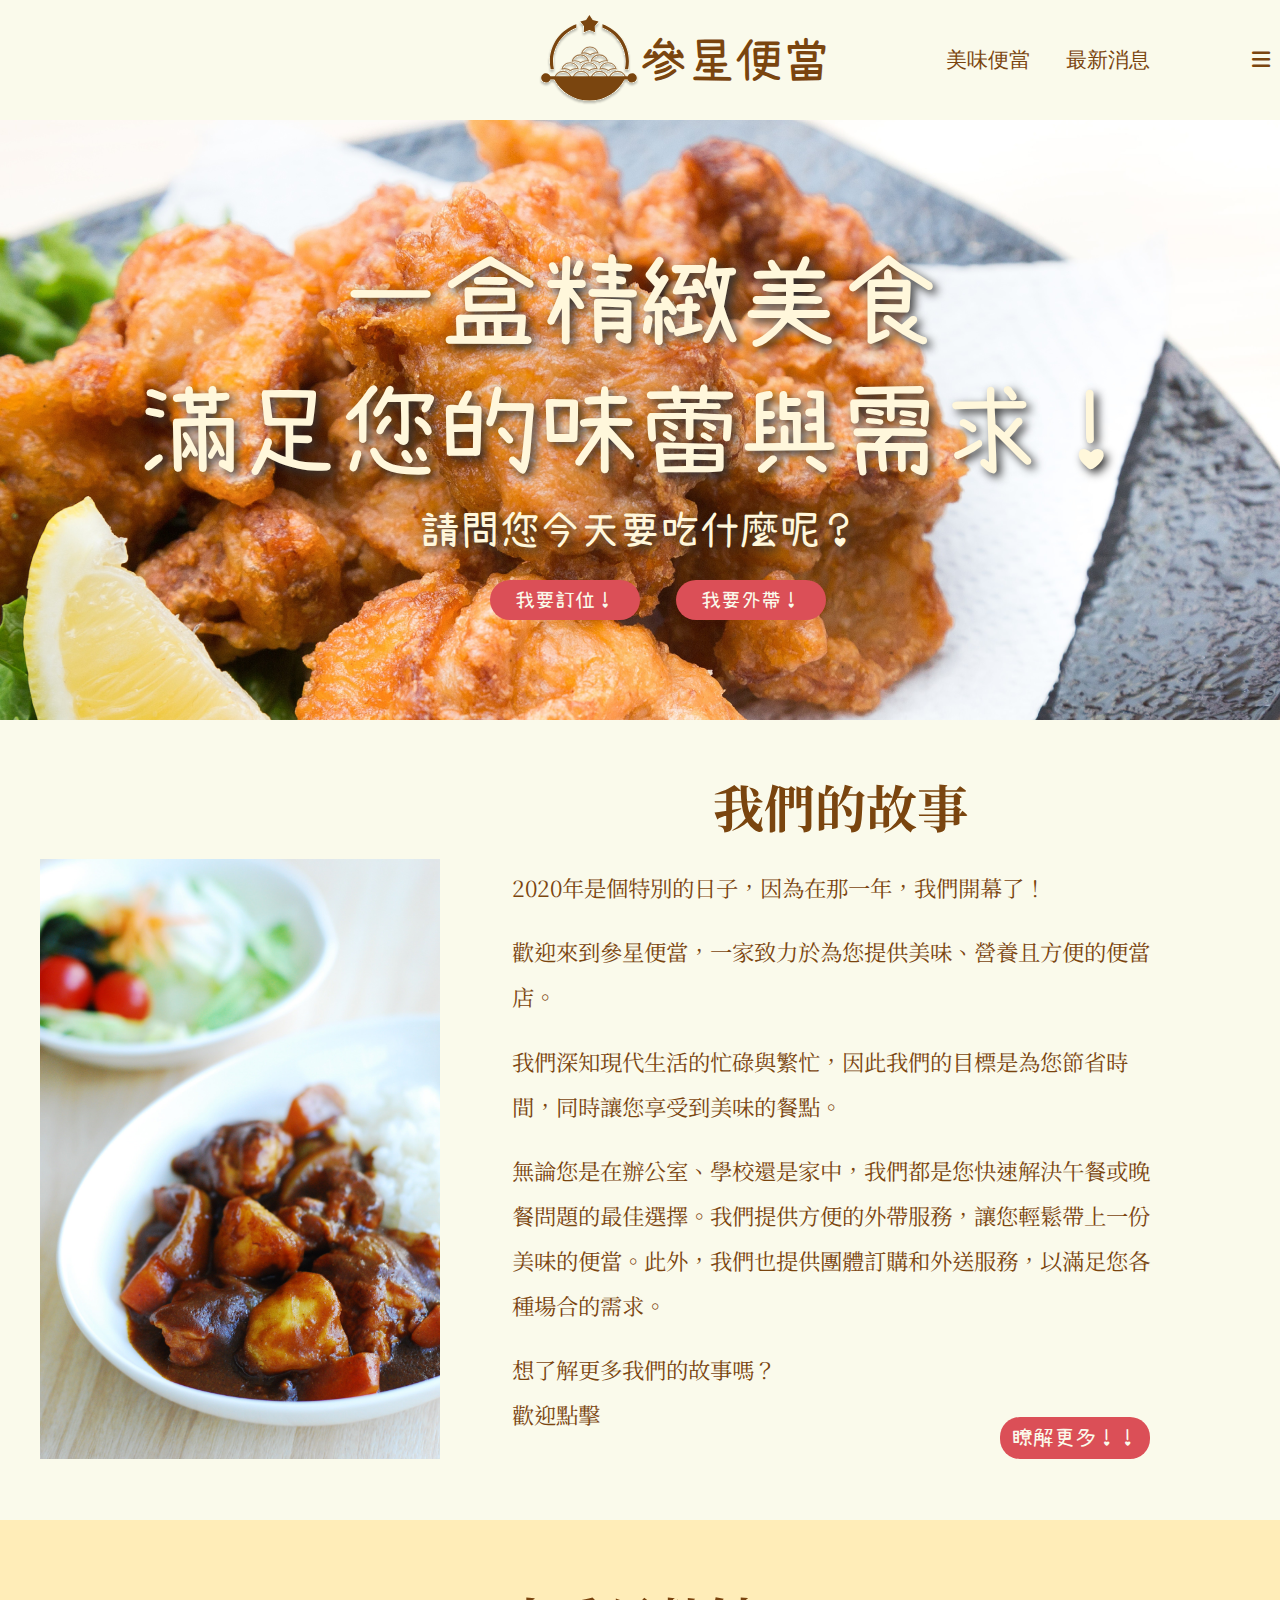
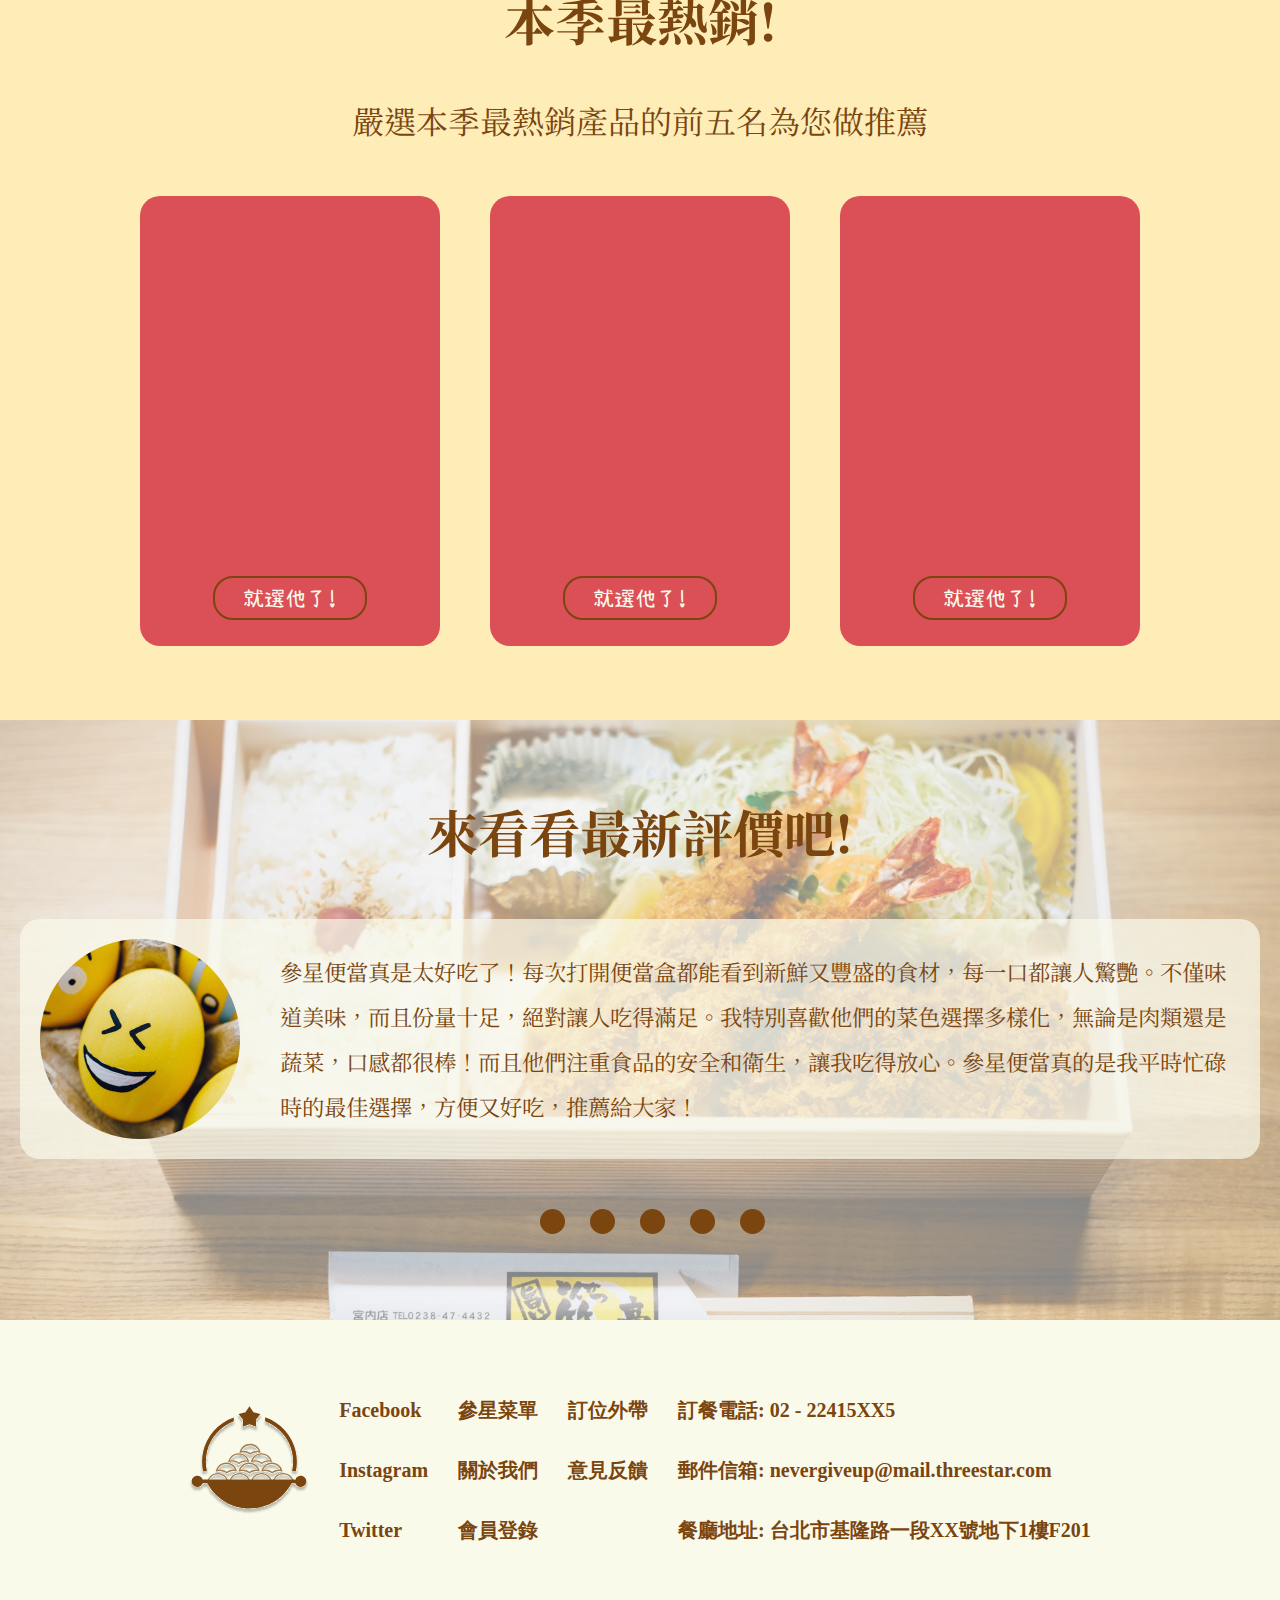
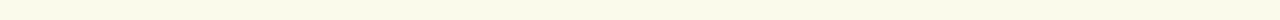
<file: index.html>
<!DOCTYPE html>
<html lang="en">
<head>
    <meta charset="UTF-8">
    <meta http-equiv="X-UA-Compatible" content="IE=edge">
    <meta name="viewport" content="width=device-width, initial-scale=1.0">
    <title>參星便當!</title>
    <link rel="stylesheet" href="./css/style.css">
    <link rel="stylesheet" href="./css/indexrwd.css">
    <link rel="preconnect" href="https://fonts.googleapis.com">
    <link rel="preconnect" href="https://fonts.gstatic.com" crossorigin>
    <link href="https://fonts.googleapis.com/css2?family=Noto+Serif+TC:wght@200;700&display=swap" rel="stylesheet">
    <link rel="stylesheet" href="https://cdnjs.cloudflare.com/ajax/libs/font-awesome/6.4.0/css/all.min.css">
</head>
<body>
    <div class="wrapper">
        <div class="topbar">
            <div class="topbarcontent">
                <div class="topleftitem">
                    <img src="./img/Logo.svg" alt="" class="logo">
                    <p class="storename">參星便當</p>
                </div>
                <div class="toprightitem">
                    <ul>
                        <li><a href="./nav_menu.html">美味便當</a></li>
                        <li><a href="./nav_contactus.html">最新消息</a></li>
                        <li><a href="#"><i class="fa-solid fa-bars"></i></a></li>
                    </ul>
                </div>
            </div>
        </div>
        <header>
            <div class="headtxt">
                <h1 class="headline">
                    一盒精緻美食
                </h1>
                <h1 class="headline">
                    滿足您的味蕾與需求！
                </h1>
                <h2 class="headh2">
                    請問您今天要吃什麼呢？
                </h2>
                <ul class="headbtn">
                    <li><a href="#">我要訂位！</a></li>
                    <li><a href="#">我要外帶！</a></li>
                </ul>
            </div>
        </header>
        <main>
            <div class="content1">
                <img src="./img/content1img.jpg" alt="">
                <section>
                    <h3>
                        我們的故事
                    </h3>
                    <p>
                        2020年是個特別的日子，因為在那一年，我們開幕了！
                    </p>
                    <p>
                        歡迎來到參星便當，一家致力於為您提供美味、營養且方便的便當店。
                    </p>
                    <p>
                        我們深知現代生活的忙碌與繁忙，因此我們的目標是為您節省時間，同時讓您享受到美味的餐點。
                    </p>
                    <p>
                        無論您是在辦公室、學校還是家中，我們都是您快速解決午餐或晚餐問題的最佳選擇。我們提供方便的外帶服務，讓您輕鬆帶上一份美味的便當。此外，我們也提供團體訂購和外送服務，以滿足您各種場合的需求。
                    </p>
                    <p>
                        想了解更多我們的故事嗎？</br>歡迎點擊
                    </p>
                    <a href="./nav_aboutus.html">瞭解更多！！</a>
                </section>
            </div>
        </main>
        <section class="slideshow">
            <div class="slideshowcontent">
                <h3>
                    本季最熱銷!
                </h3>
                <h4>
                    嚴選本季最熱銷產品的前五名為您做推薦
                </h4>
                <ul>
                    <li><a href="#">就選他了!</a></li>
                    <li><a href="#">就選他了!</a></li>
                    <li><a href="#">就選他了!</a></li>
                </ul>
            </div>
        </section>
        <section class="evaluate">
            <div class="evaluatecontent">
                <h3>
                    來看看最新評價吧!
                </h3>
                <div class="evaluatetxt">
                    <img src="./img/avatar01.png" alt="" class="">
                    <p>
                        參星便當真是太好吃了！每次打開便當盒都能看到新鮮又豐盛的食材，每一口都讓人驚艷。不僅味道美味，而且份量十足，絕對讓人吃得滿足。我特別喜歡他們的菜色選擇多樣化，無論是肉類還是蔬菜，口感都很棒！而且他們注重食品的安全和衛生，讓我吃得放心。參星便當真的是我平時忙碌時的最佳選擇，方便又好吃，推薦給大家！
                    </p>
                </div>
                <ul>
                    <li><a href="#" class="evaluatebtn"></a></li>
                    <li><a href="#" class="evaluatebtn"></a></li>
                    <li><a href="#" class="evaluatebtn"></a></li>
                    <li><a href="#" class="evaluatebtn"></a></li>
                    <li><a href="#" class="evaluatebtn"></a></li>
                </ul>
            </div>
        </section>
        <footer>
            <div class="footercontent">
                <img src="./img/Logo.svg" alt="">
                <ul>
                    <li><a href="#">Facebook</a></li>
                    <li><a href="#">Instagram</a></li>
                    <li><a href="#">Twitter</a></li>
                </ul>
                <ul>
                    <li><a href="#">參星菜單</a></li>
                    <li><a href="#">關於我們</a></li>
                    <li><a href="#">會員登錄</a></li>
                </ul>
                <ul>
                    <li><a href="#">訂位外帶</a></li>
                    <li><a href="#">意見反饋</a></li>
                </ul>
                <ul>
                    <li>訂餐電話: 02 - 22415XX5</li>
                    <li>郵件信箱: nevergiveup@mail.threestar.com</li>
                    <li>餐廳地址: 台北市基隆路一段XX號地下1樓F201</li>
                </ul>
            </div>
        </footer>
    </div>
</body>
</html>
</file>
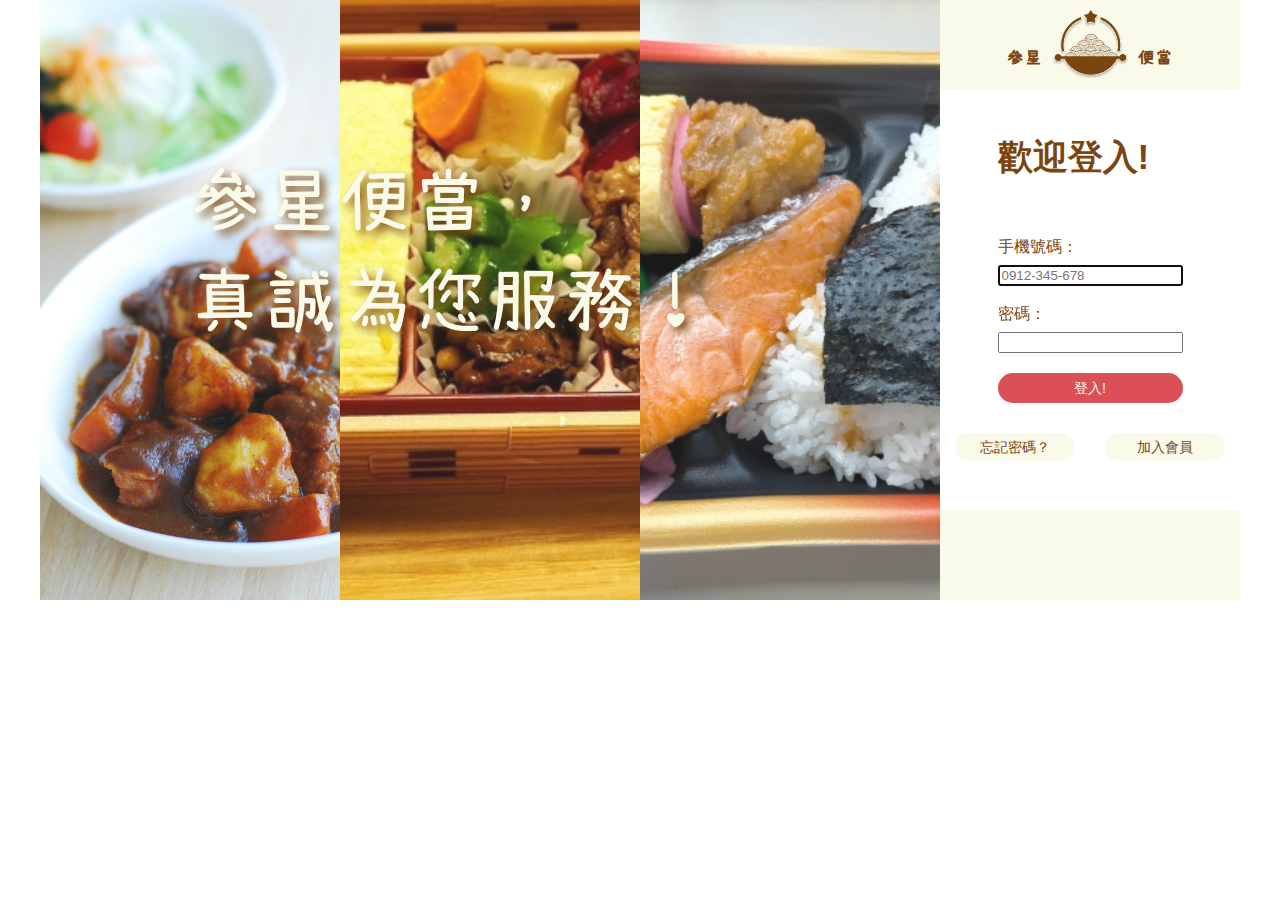
<file: loginindex.html>
<!DOCTYPE html>
<html lang="en">
<head>
    <meta charset="UTF-8">
    <meta name="viewport" content="width=device-width, initial-scale=1.0, user-scalable=1.0, minimum-scale=1.0, maximum-scale=1.0"" >
    <link rel="stylesheet" href="./css/reset.css">
    <link rel="stylesheet" href="./css/loginindex.css">
    <title>歡迎登入參星便當!</title>
</head>
<body>
    <div class="wrapper">
        <aside>
            <h2>參星便當，<br>真誠為您服務！</h2>
            <img src="./img/content1img.jpg" alt="">
            <img src="./img/24383455_s.jpg" alt="">
            <img src="./img/26521961_s.jpg" alt="">
        </aside>
        <header>
            <div class="logo">
                <a href="./index.html">
                    <img src="./img/Logo.svg" alt="">
                </a>
            </div>
        </header>
        <main>
            <div class="mainfc">
                <h1>歡迎登入!</h1>
                <label for="phnum">手機號碼：</label>
                <input type="tel" id="phnum" name="phone"
  placeholder="0912-345-678"
  pattern="[0-9]{4}-[0-9]{3}-[0-9]{3}" autofocus>
                <label for="pw">密碼：</label>
                <input type="password" id="pw" name="pwd" minlength="8">
                <button class="btn_login">登入!</button>
            </div>
            <div class="subfu">
                <ul>
                    <li><a href="#">忘記密碼？</a></li>
                    <li><a href="#">加入會員</a></li>
                </ul>
            </div>
        </main>
        <footer>
    
        </footer>
    </div>   
</body>
</html>
</file>
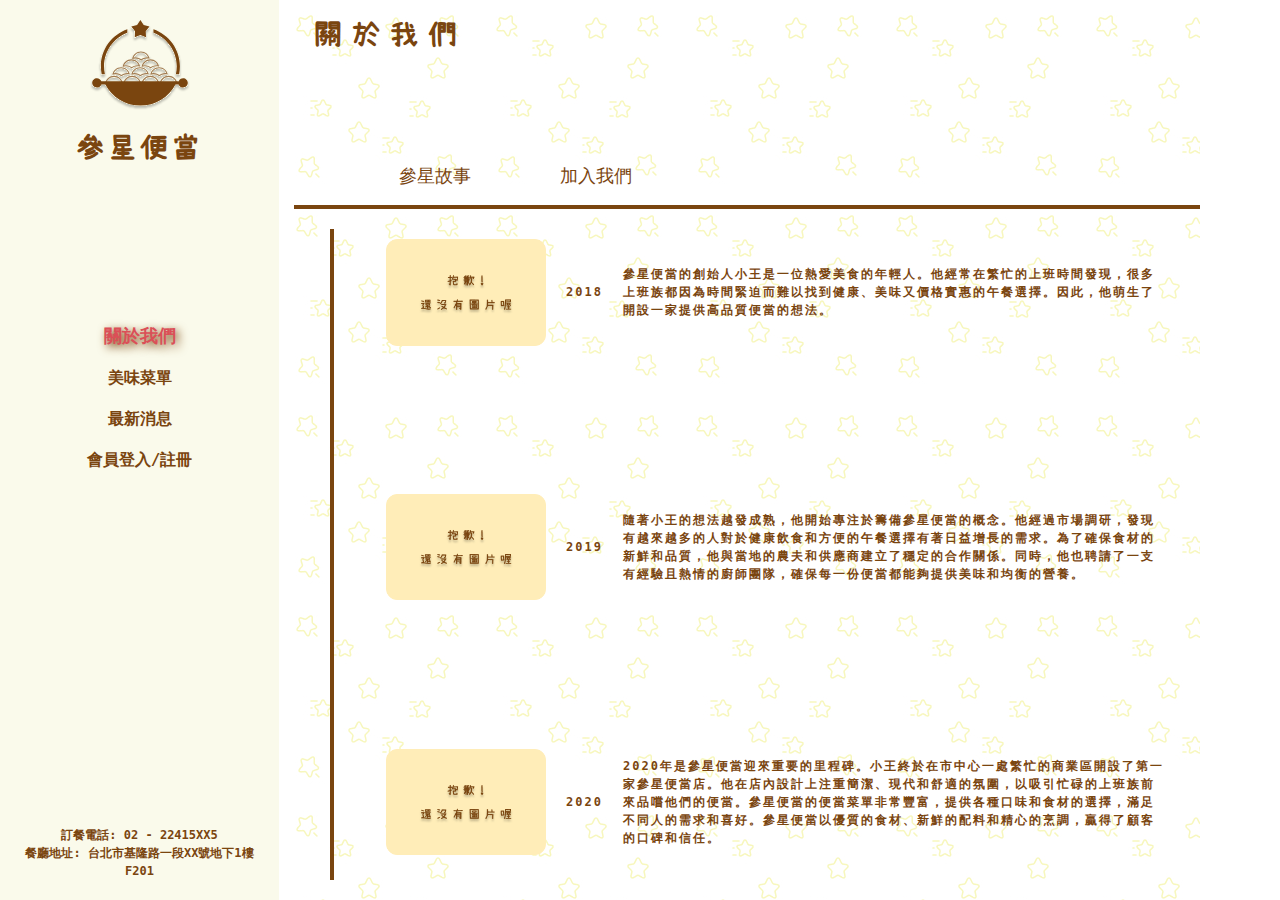
<file: nav_aboutus.html>
<!DOCTYPE html>
<html lang="en">
<head>
    <meta charset="UTF-8">
    <meta name="viewport" content="width=device-width, initial-scale=1.0">
    <link rel="stylesheet" href="./css/reset.css">
    <link rel="stylesheet" href="./css/nav.css">
    <link rel="stylesheet" href="./css/nav_abouts.css">
    <title>關於我們</title>
</head>
<body>
    <div class="wrapper">
        <nav class="leftfunction">
            <div class="top">
                <div class="logo">
                    <a href="./index.html">
                        <img src="./img/Logo.svg" alt="">
                    </a>
                </div>
                <h1>參星便當</h1>
            </div>
            <ul>
                <li class="pglist"><a href="./nav_aboutus.html" class="page">關於我們</a></li>
                <li class="pglist"><a href="./nav_menu.html" class="page">美味菜單</a></li>
                <li class="pglist"><a href="./nav_contactus.html" class="page">最新消息</a></li>
                <li class="pglist"><a href="./loginindex.html" class="page">會員登入/註冊</a></li>
            </ul>
            <ul>
                <li class="pgicon"></li>
                <li class="pgicon"></li>
                <li class="pgicon"></li>
            </ul>
            <div class="bottom">
                <p class="bottomtxt">訂餐電話: 02 - 22415XX5</p>
                <p class="bottomtxt">餐廳地址: 台北市基隆路一段XX號地下1樓F201</p>
            </div>
        </nav>
        <main>
            <div class="topbar">
                <h2>關於我們</h2>
                <div>
                    <a href="#" class="topbarbottomlink">參星故事</a>
                    <a href="#" class="topbarbottomlink">加入我們</a>
                </div>
            </div>
            <section class="aboutusbottom">
                <article class="timeline">
                    <ul>
                        <li>
                            <img src="./img/None.png" alt="" class="timelineimg">
                            <p>2018</p>
                            <p>參星便當的創始人小王是一位熱愛美食的年輕人。他經常在繁忙的上班時間發現，很多上班族都因為時間緊迫而難以找到健康、美味又價格實惠的午餐選擇。因此，他萌生了開設一家提供高品質便當的想法。</p>
                        </li>
                        <li>
                            <img src="./img/None.png" alt="" class="timelineimg">
                            <p>2019</p>
                            <p>隨著小王的想法越發成熟，他開始專注於籌備參星便當的概念。他經過市場調研，發現有越來越多的人對於健康飲食和方便的午餐選擇有著日益增長的需求。為了確保食材的新鮮和品質，他與當地的農夫和供應商建立了穩定的合作關係。同時，他也聘請了一支有經驗且熱情的廚師團隊，確保每一份便當都能夠提供美味和均衡的營養。</p>
                        </li>
                        <li>
                            <img src="./img/None.png" alt="" class="timelineimg">
                            <p>2020</p>
                            <p>2020年是參星便當迎來重要的里程碑。小王終於在市中心一處繁忙的商業區開設了第一家參星便當店。他在店內設計上注重簡潔、現代和舒適的氛圍，以吸引忙碌的上班族前來品嚐他們的便當。參星便當的便當菜單非常豐富，提供各種口味和食材的選擇，滿足不同人的需求和喜好。參星便當以優質的食材、新鮮的配料和精心的烹調，贏得了顧客的口碑和信任。</p>
                        </li>
                    </ul>
                </article>
            </section>
        </main>
    </div>
</body>
</html>
</file>
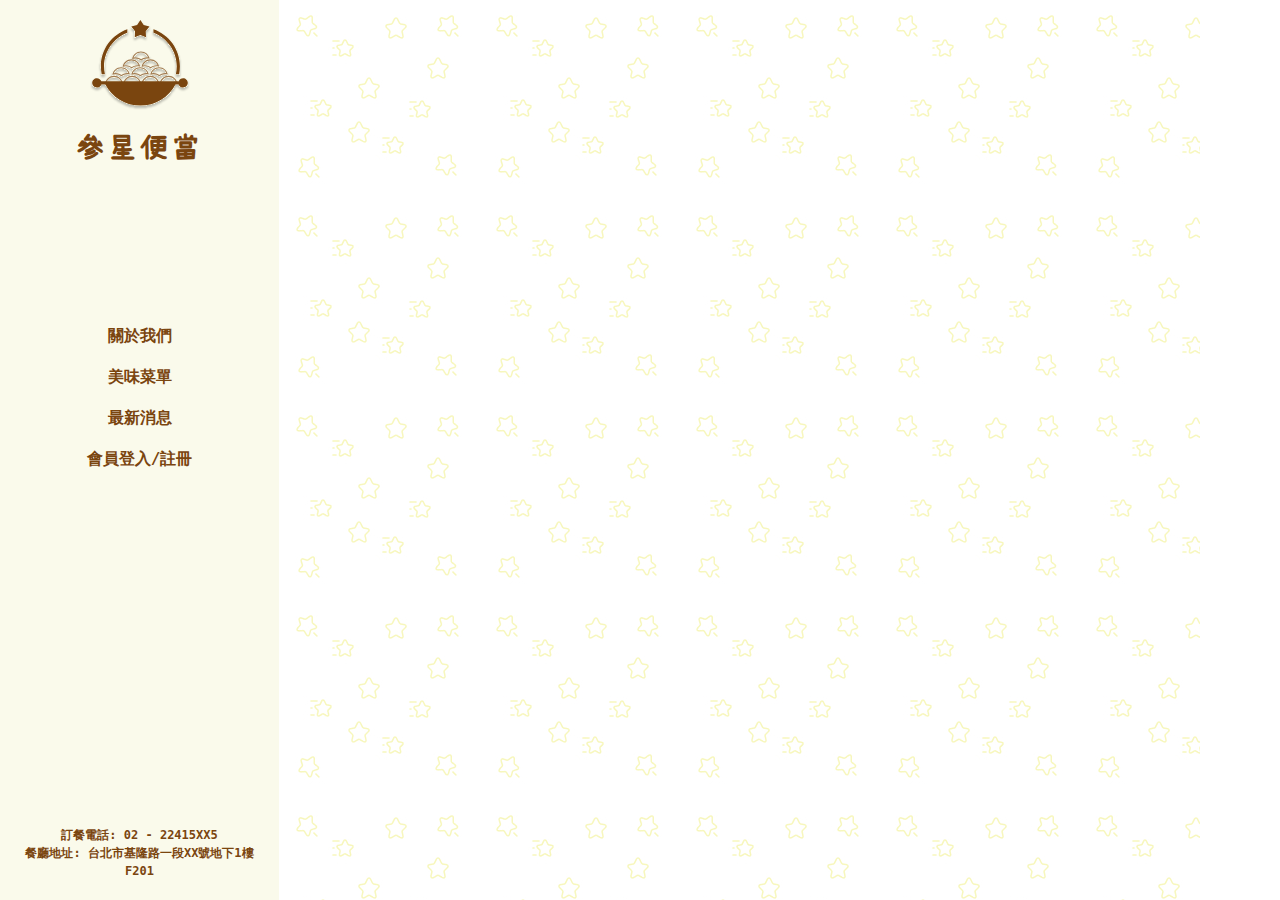
<file: nav_basic.html>
<!DOCTYPE html>
<html lang="en">
<head>
    <meta charset="UTF-8">
    <meta name="viewport" content="width=device-width, initial-scale=1.0">
    <link rel="stylesheet" href="./css/reset.css">
    <link rel="stylesheet" href="./css/nav.css">
    <title>Document</title>
</head>
<body>
    <div class="wrapper">
        <nav class="leftfunction">
            <div class="top">
                <div class="logo">
                    <a href="./index.html">
                        <img src="./img/Logo.svg" alt="">
                    </a>
                </div>
                <h1>參星便當</h1>
            </div>
            <ul>
                <li class="pglist"><a href="./nav_aboutus.html" class="page">關於我們</a></li>
                <li class="pglist"><a href="./nav_menu.html" class="page">美味菜單</a></li>
                <li class="pglist"><a href="./nav_contactus.html" class="page">最新消息</a></li>
                <li class="pglist"><a href="./loginindex.html" class="page">會員登入/註冊</a></li>
            </ul>
            <ul>
                <li class="pgicon"></li>
                <li class="pgicon"></li>
                <li class="pgicon"></li>
            </ul>
            <div class="bottom">
                <p class="bottomtxt">訂餐電話: 02 - 22415XX5</p>
                <p class="bottomtxt">餐廳地址: 台北市基隆路一段XX號地下1樓F201</p>
            </div>
        </nav>
        <main>
    
        </main>
    </div>
</body>
</html>
</file>
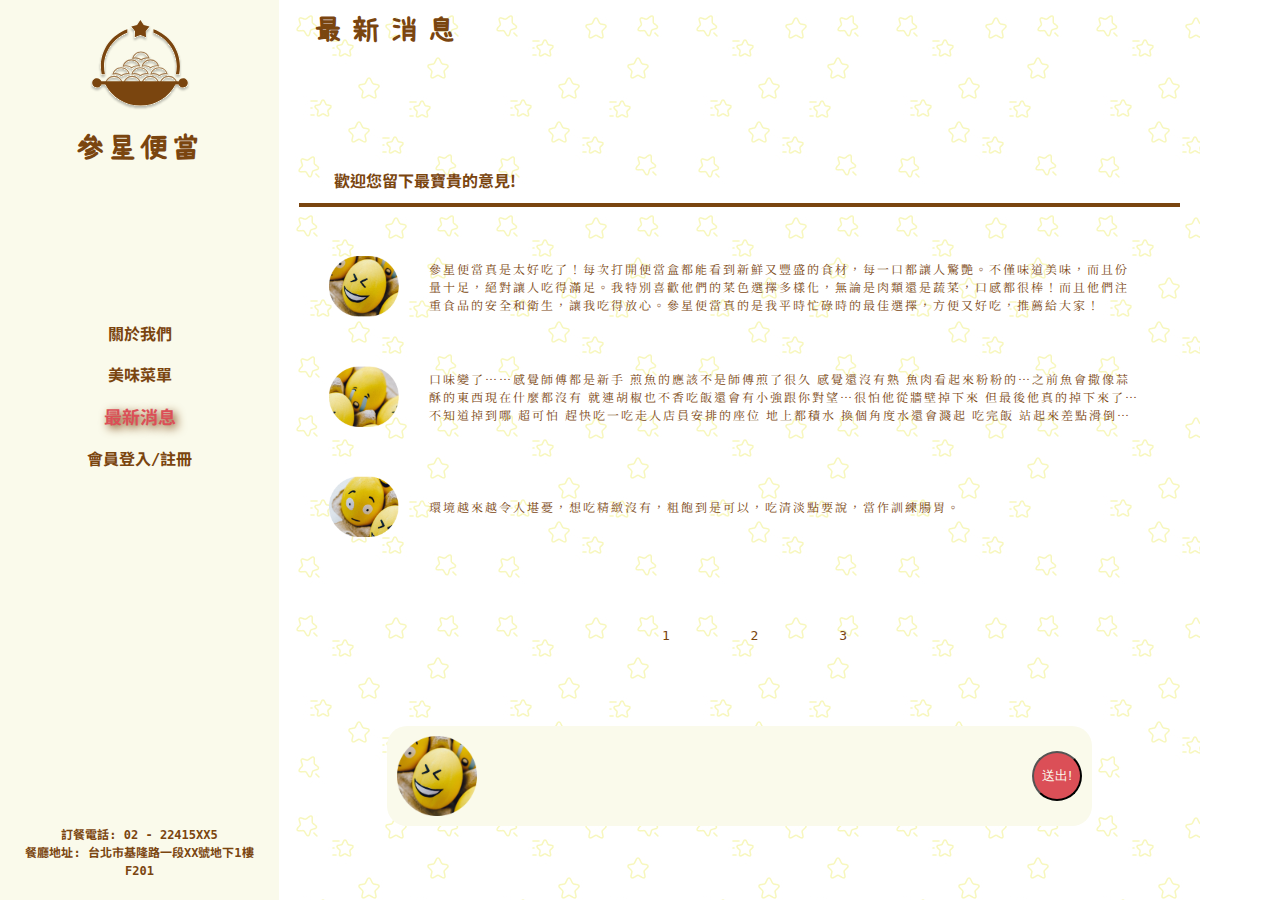
<file: nav_contactus.html>
<!DOCTYPE html>
<html lang="en">
<head>
    <meta charset="UTF-8">
    <meta name="viewport" content="width=device-width, initial-scale=1.0">
    <link rel="stylesheet" href="./css/reset.css">
    <link rel="stylesheet" href="./css/nav.css">
    <link rel="stylesheet" href="./css/nav_comtactus.css">
    <link rel="preconnect" href="https://fonts.googleapis.com">
<link rel="preconnect" href="https://fonts.gstatic.com" crossorigin>
<link href="https://fonts.googleapis.com/css2?family=Noto+Sans+TC&family=Noto+Serif+TC:wght@300;700&display=swap" rel="stylesheet">
    <title>最新消息</title>
</head>
<body>
    <div class="wrapper">
        <nav class="leftfunction">
            <div class="top">
                <div class="logo">
                    <a href="./index.html">
                        <img src="./img/Logo.svg" alt="">
                    </a>
                </div>
                <h1>參星便當</h1>
            </div>
            <ul>
                <li class="pglist"><a href="./nav_aboutus.html" class="page">關於我們</a></li>
                <li class="pglist"><a href="./nav_menu.html" class="page">美味菜單</a></li>
                <li class="pglist"><a href="./nav_contactus.html" class="page">最新消息</a></li>
                <li class="pglist"><a href="./loginindex.html" class="page">會員登入/註冊</a></li>
            </ul>
            <ul>
                <li class="pgicon"></li>
                <li class="pgicon"></li>
                <li class="pgicon"></li>
            </ul>
            <div class="bottom">
                <p class="bottomtxt">訂餐電話: 02 - 22415XX5</p>
                <p class="bottomtxt">餐廳地址: 台北市基隆路一段XX號地下1樓F201</p>
            </div>
        </nav>
        <main>
            <div class="abtopbar">
                <h2>最新消息</h2>
                <h3>歡迎您留下最寶貴的意見!</h3>
            </div>
            <div class="abmainbar">
                <ul class="pre_comment">
                    <li>
                        <img src="./img/Mask groupheadicon1.png" alt="">
                        <p>參星便當真是太好吃了！每次打開便當盒都能看到新鮮又豐盛的食材，每一口都讓人驚艷。不僅味道美味，而且份量十足，絕對讓人吃得滿足。我特別喜歡他們的菜色選擇多樣化，無論是肉類還是蔬菜，口感都很棒！而且他們注重食品的安全和衛生，讓我吃得放心。參星便當真的是我平時忙碌時的最佳選擇，方便又好吃，推薦給大家！</p>
                    </li>
                    <li>
                        <img src="./img/Mask groupheadicon2.png" alt="">
                        <p>口味變了⋯⋯感覺師傅都是新手 煎魚的應該不是師傅煎了很久 感覺還沒有熟 魚肉看起來粉粉的⋯之前魚會撒像蒜酥的東西現在什麼都沒有 就連胡椒也不香吃飯還會有小強跟你對望⋯很怕他從牆壁掉下來 但最後他真的掉下來了⋯不知道掉到哪 超可怕 趕快吃一吃走人店員安排的座位 地上都積水 換個角度水還會濺起 吃完飯 站起來差點滑倒⋯</p>
                    </li>
                    <li>
                        <img src="./img/Mask groupheadicon3.png" alt="">
                        <p>環境越來越令人堪憂，想吃精緻沒有，粗飽到是可以，吃清淡點要說，當作訓練腸胃。</p>
                    </li>
                </ul>
                <ul class="mainstyle">
                    <li><a href="#" class="pgnum">1</a></li>
                    <li><a href="#" class="pgnum">2</a></li>
                    <li><a href="#" class="pgnum">3</a></li>
                </ul>
            </div>
            <div class="abbottombar">
                <div class="comment">
                    <img src="./img/avatar01.png" alt="">
                    <input type="text">
                    <button class="btn_comment">送出!</button>
                </div>
            </div>
        </main>
    </div>
</body>
</html>
</file>
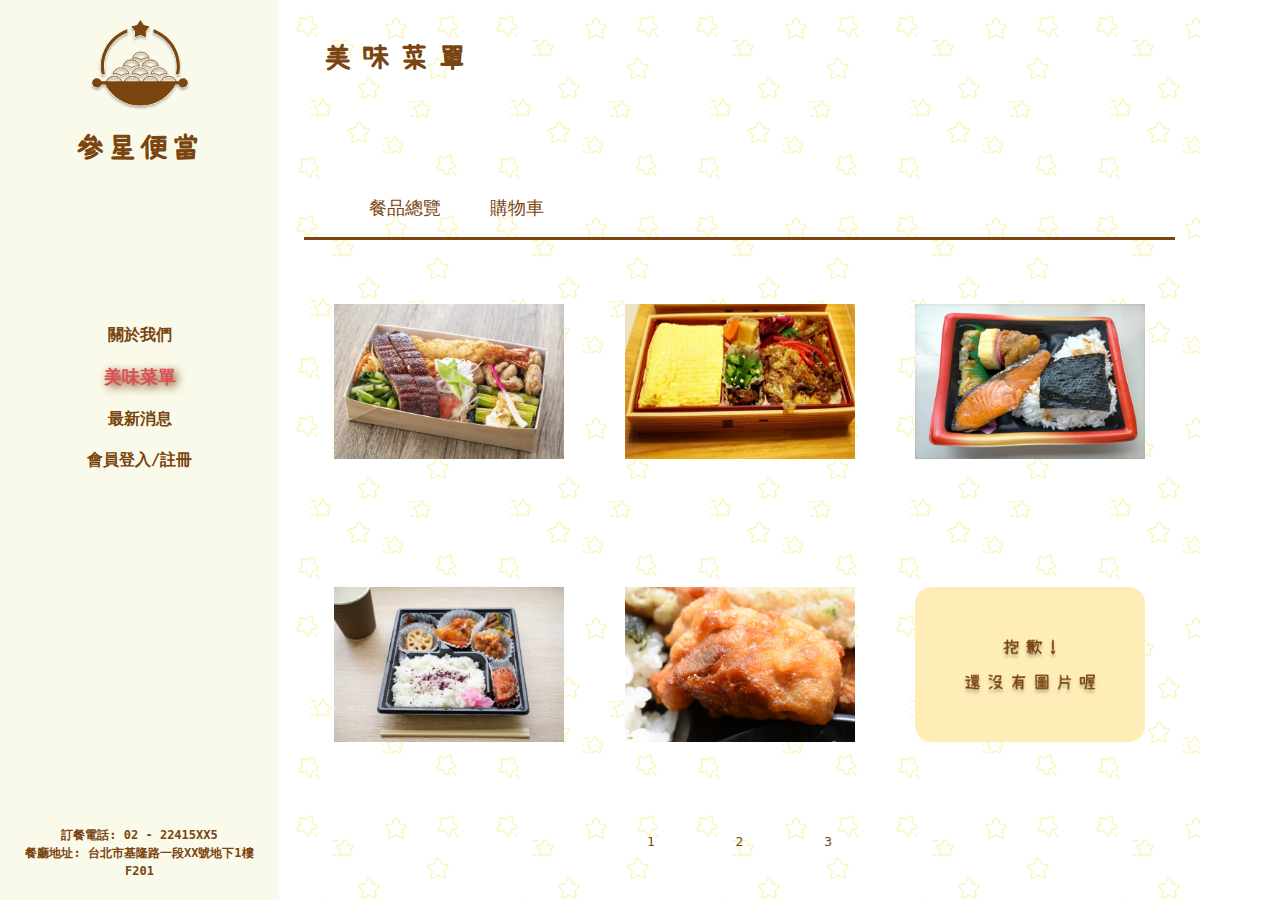
<file: nav_menu.html>
<!DOCTYPE html>
<html lang="en">
<head>
    <meta charset="UTF-8">
    <meta name="viewport" content="width=device-width, initial-scale=1.0">
    <link rel="stylesheet" href="./css/reset.css">
    <link rel="stylesheet" href="./css/nav.css">
    <link rel="stylesheet" href="./css/nav_menu.css">
    <link rel="preconnect" href="https://fonts.googleapis.com">
    <link rel="preconnect" href="https://fonts.gstatic.com" crossorigin>
    <link href="https://fonts.googleapis.com/css2?family=Noto+Serif+TC:wght@200;700&display=swap" rel="stylesheet">
    <link rel="stylesheet" href="https://cdnjs.cloudflare.com/ajax/libs/font-awesome/6.4.0/css/all.min.css">
    <title>美味菜單</title>
</head>
<body>
    <div class="wrapper">
        <nav class="leftfunction">
            <div class="top">
                <div class="logo">
                    <a href="./index.html">
                        <img src="./img/Logo.svg" alt="">
                    </a>
                </div>
                <h1>參星便當</h1>
            </div>
            <ul class="parent_pglist">
                <li class="pglist"><a href="./nav_aboutus.html" class="page">關於我們</a></li>
                <li class="pglist"><a href="./nav_menu.html" class="page">美味菜單</a></li>
                <li class="pglist"><a href="./nav_contactus.html" class="page">最新消息</a></li>
                <li class="pglist"><a href="./loginindex.html" class="page">會員登入/註冊</a></li>
            </ul>
            <ul>
                <li class="pgicon"></li>
                <li class="pgicon"></li>
                <li class="pgicon"></li>
            </ul>
            <div class="bottom">
                <p class="bottomtxt">訂餐電話: 02 - 22415XX5</p>
                <p class="bottomtxt">餐廳地址: 台北市基隆路一段XX號地下1樓F201</p>
            </div>
        </nav>
        <main>
            <div class="topbar">
                <h2>美味菜單</h2>
                <div>
                    <a href="#" class="topbarbottomlink">餐品總覽</a>
                    <a href="#" class="topbarbottomlink">購物車</a>
                </div>
                
            </div>
             <ul class="maincard">
                <li>
                    <img src="./img/1.jpg" alt="" class="cardimg">
                    <ul class="maincardhover">
                        <li>
                            <p>浦燒鰻魚飯</p>
                            <p>NTD $180</p>
                            <div class="menu_btn">
                                <button id="pls">+</button>
                                <input type="number" value="0" id="count">
                                <button id="min">-</button>
                                <input type="submit" id="submit">
                            </div>
                        </li>
                    </ul>   
                </li>
                <li>
                    <img src="./img/2.jpg" alt="" class="cardimg">
                    <ul class="maincardhover">
                        <li>
                            <p>玉子燒便當</p>
                            <p>NTD $80</p>
                            <div class="menu_btn">
                                <button id="pls">+</button>
                                <input type="number" value="0" id="count">
                                <button id="min">-</button>
                                <input type="submit" id="submit">
                            </div>
                        </li>
                    </ul>
                </li>
                <li>
                    <img src="./img/3.jpg" alt="" class="cardimg">
                    <ul class="maincardhover">
                        <li>
                            <p>香煎鮭魚飯</p>
                            <p>NTD $150</p>
                            <div class="menu_btn">
                                <button id="pls">+</button>
                                <input type="number" value="0" id="count">
                                <button id="min">-</button>
                                <input type="submit" id="submit">
                            </div>
                        </li>
                    </ul>
                </li>
                <li>
                    <img src="./img/4.jpg" alt="" class="cardimg">
                    <ul class="maincardhover">
                        <li>
                            <p>養生素齋飯</p>
                            <p>NTD $70</p>
                            <div class="menu_btn">
                                <button id="pls">+</button>
                                <input type="number" value="0" id="count">
                                <button id="min">-</button>
                                <input type="submit" id="submit">
                            </div>
                        </li>
                    </ul>
                </li>
                <li>
                    <img src="./img/5.jpg" alt="" class="cardimg">
                    <ul class="maincardhover">
                        <li>
                            <p>香酥雞腿飯</p>
                            <p>NTD $110</p>
                            <div class="menu_btn">
                                <button id="pls">+</button>
                                <input type="number" value="0" id="count">
                                <button id="min">-</button>
                                <input type="submit" id="submit">
                            </div>
                        </li>
                    </ul>
                </li>
                <li>
                    <img src="./img/None.png" alt="" class="cardimg">
                    <ul class="maincardhover">
                        <li>
                            <p>紅燒排骨飯</p>
                            <p>NTD $110</p>
                            <div class="menu_btn">
                                <button id="pls">+</button>
                                <input type="number" value="0" id="count">
                                <button id="min">-</button>
                                <input type="submit" id="submit">
                            </div>
                        </li>
                    </ul>
                </li>
            </ul>
            <ul class="mainstyle">
                <li><a href="#" class="pgnum">1</a></li>
                <li><a href="#" class="pgnum">2</a></li>
                <li><a href="#" class="pgnum">3</a></li>
            </ul>
            
            
        </main>
    </div>
</body>
</html>
</file>
<file: css/indexrwd.css>
@media screen and (max-width:428px) {
    .wrapper{
        width: auto;
    }
    /* 天 */
    .topbar{
        width: auto;
        justify-content: space-between;
    }
    .topbarcontent{
        width: 100%;
    }
    .topleftitem img{
        width: 40px;
        height: 40px;
    }
    .storename {
        font-size: 1.5em;
    }
    .toprightitem ul li{
        margin-left: 20px;
        width: auto;
    }
    .toprightitem ul li a{
        width: auto;
        font-size: 0.8em;
        line-height: 50px;
    }
    /* 版圖 */
    .headtxt h1{
        font-size: 3.8em;
    }
    /* 第一區塊 */
    .content1 {
        width: 100%;
        flex-direction: column;
    }
    .content1 img{
        display: none;
    }
    section h3{
        font-size: 1.5em;
    }
    section p{
        font-size: 1.05em;
    }
    section a{
        right: 20px;
        bottom: -40px;
    }
    /* 第二區塊 */
    .slideshow{}
    .slideshowcontent{
        width: auto;
    }
    .slideshowcontent h4{
        font-size: 1.05em;
    }
    .slideshowcontent ul{
        width: auto;
        flex-direction: column;
        align-items: center;
    }
    .slideshowcontent li{
        width: 80%;
        height: 200px;
        margin-bottom: 15px;
        position: relative;
    }
    .slideshowcontent a{
        font-size: 0.8em;
        width: 90px;
        height: 20px;
        line-height: 20px;
        margin: 0;

        position: absolute;
        right: 15px;
        bottom: 15px;
    }
    /* 第三區塊 */
    .evaluatetxt{
        width: 95%;
        flex-direction: column;
        justify-content: center;
    }
    .evaluatetxt img{
        width: 35px;
        height: 35px;
    }
    .evaluatetxt>p{
        margin: 0;
    }
    .evaluatecontent>ul>li{
        width: 10px;
        height: 10px;
    }
    /* 頁尾 */
    footer{
        height: auto;
    }
    .footercontent{
        flex-direction: column;
    }
    .footercontent ul{
        margin:10px 10px;
        flex-direction: row;
        gap: 15px;
    }
    .footercontent ul:last-child{
        flex-direction: column;
    }
    .footercontent li a{
        font-size: 1.2em;
    }
    .footercontent ul li{
        font-size: 0.85em;
    }
}
</file>
<file: css/loginindex.css>
@font-face {
    font-family: 'Naikai';
    src:local('NaikaiFont'),
        url('../fonts/NaikaiFont-Regular-Lite.woff2') format("woff2");
  }
@import url('https://fonts.googleapis.com/css2?family=Noto+Sans+TC&family=Noto+Serif+TC:wght@300;700&display=swap');

body{
    display: flex;
    justify-content: center;
}
.wrapper{
    width: 1200px;
    height: 600px;

    display: grid;
    grid-template-columns: 3fr 1fr;
    grid-template-rows: 15fr 70fr 15fr;
    grid-template-areas: 'pic top' 'pic main' 'pic bottom';
}
aside{
    grid-area: pic;
    display: flex;
    position: relative;
}
aside>h2{
    font-size: 70px;
    line-height: 100px;
    letter-spacing: 5px;
    font-family: 'Naikai';
    color: #FAFAEB;
    text-shadow: 5px 5px 10px #7A450F;
    position: absolute;
    left: 150px;
    top: 150px;
    z-index: 15;
}

aside>img{
    width: 150px;
    height: 600px;
    object-fit: cover;
    
    opacity: 0.9;
    flex-grow: 1;
    transition: .5s;
}
aside>img:hover{
    flex-grow: 19;
}
header{
    grid-area: top;
    background-color: #FAFAEB;
}
main{
    grid-area: main;
}
footer{
    grid-area: bottom;
    background: #FAFAEB;
}

/* ----- top bar ------ */
header{
    display: flex;
    align-items: center;
    justify-content: center;
    font-weight: bold;
    color: #7A450F;
    letter-spacing: 2px;
    font-family: 'Naikai';
}
.logo::before{
    content: "參星";
    vertical-align: 90%;
}
.logo::after{
    content: "便當";
    vertical-align: 90%;
}
.logo>a{
    text-decoration: none;
}
.logo>a>img{
    width: 75px;
}
h1{
    font-size: 35px;
    margin-bottom: 45px;
    color: #7A450F;
    font-weight: bold;
    font-family: 'Noto Sans TC', sans-serif;
}
/* ----- main bar ------ */
main{
    display: flex;
    flex-direction: column;
    align-items: center;
    justify-content: center;
}
.mainfc{
    display: flex;
    flex-direction: column;
}
label{
    font-size: 16px;
    color: #7A450F;
    margin-top: 20px;
    margin-bottom: 10px;
}
.btn_login{
    background-color: #DB4F57;
    border: 0;
    font-size: 14px;
    line-height: 28px;
    color: #FAFAEB;
    border-radius: 20px;
    margin-top: 20px;
    margin-bottom: 30px;
}
/* ----- main sub part ----- */
.subfu>ul{
    display: flex;
    justify-content: center;
}
.subfu>ul>li{
    border-radius: 20px;
    overflow:  hidden;
    margin-right: 30px;
}
.subfu>ul>li:last-child{
    margin-right: 0;
}
.subfu>ul>li>a{
    text-decoration: none;
    text-align: center;
    display: block;
    color: #7A450F;
    background-color: #FAFAEB;
    width: 120px;
    font-size: 14px;
    line-height: 28px;
    font-family: 'Noto Sans TC', sans-serif;
}
</file>
<file: css/nav.css>
@font-face {
    font-family: 'Naikai';
    src: url(../fonts/NaikaiFont-Regular-Lite.woff2) format("woff2");
}
@import url('https://fonts.googleapis.com/css2?family=Noto+Sans+TC&family=Noto+Serif+TC:wght@300;700&display=swap');

/* ----- basic ----- */
.wrapper{
    width: 1200px;
    display: grid;
    grid-template-columns: 1fr 3.3fr;
    grid-template-rows: 100vh;
}
h1{
    font-size: 28px;
    color: #7A450F;
    font-weight: bold;
    font-family: 'Naikai';
    letter-spacing: 4px;
}
h2{
    font-size: 28px;
    font-family: 'Naikai';
    letter-spacing: 10px;
    color: #7A450F;
    font-weight: bold;
}
h3{
    font-size: 16px;
    font-family: 'Noto Sans TC';
    color: #7A450F;
    font-weight: bold;
}
.page{
    font-family: monospace, 'Noto Sans TC';
    text-decoration: none;
    font-size: 16px;
    color: #7A450F;
    font-weight: bold;
    transition: .5s;
}
.page:hover{
    color: #DB4F57;
    font-size: 18px;
    text-shadow: 3px 3px 10px #7A450F;
}
p{
    font-family: monospace, 'Noto Sans TC', serif;
    font-size: 12px;
    color: #7A450F;
    font-weight: bold;
    text-align: center;
    line-height: 1.5;
}

/* ----- copy form from nav_menu ----- */
.topbar{
    display: flex;
    flex-direction: column;
    justify-content: space-between;
    padding: 20px;
}

.topbarbottomlink{
    text-decoration: none;
    color: #7A450F;
    font-size: 18px;
    margin-left: 85px;
}


/* -------------------------------- */
.leftfunction{
/* ----- arritubte ----- */
    background-color: #FAFAEB;
    padding: 20px;
/* ----- grid part ----- */
    grid-column-start: 1;
    grid-column-end: 2;
/* ----- flex part ----- */
    display: flex;
    flex-direction: column;
    align-items: center;
    justify-content: space-between;
}
/* ----- parent part set ----- */
.top{
    text-align: center;
}
.logo{
    margin-bottom: 20px;
}
.logo>a>img{
    width: 100px;
}
/* ----- top part set ----- */
.parent_pglist{
    display: flex;
    flex-direction: column;
    align-items: center;
}
.pglist{
    margin-bottom: 25px;
    text-align: center;
}
/* ---- midden part set ----- */

main{
/* ----- grid part ----- */
    grid-column-start: 2;
    grid-column-end: 3;
    background-image: url('../img/bg0001.jpg');
}
/* ----- page number form ----- */
.mainstyle{
    display: flex;
    justify-content: space-between;
    align-items: center;
    width: 185px;
    margin: 0 auto;
}
.pgnum{
    text-decoration: none;
    color: #7A450F;
    font-family: monospace;
    transition: .1s;
}
.pgnum:hover{
    font-size: 18px;
    color: #DB4F57;
}
</file>
<file: css/nav_abouts.css>
/* ----- page highlight ------ */
.pglist:nth-child(1)>a{
    color: #DB4F57;
    font-size: 18px;
    text-shadow: 3px 3px 10px #7A450F;
}

/* ----- basic attribute ----- */
main{
    display: grid;
    grid-template-columns: 1fr;
    grid-template-rows: 1fr 3.3fr;
    grid-template-areas: 'topbar' 'bottombar';
    padding-left: 15px;
}
.topbar{
    grid-area: topbar;
    border-bottom: 4px solid #7A450F;
}
.aboutusbottom{
    grid-area: bottombar;
    padding: 20px 36px;

}
/* ----- bottom bar ----- */
.timeline{
    padding: 10px 52px;
    padding-right: 0;
    border-left: 4px solid #7A450F ;
    height: 100%;
    box-sizing: border-box;
}
.timeline> ul{
    display: flex;
    flex-direction: column;
    height: 100%;
    justify-content: space-between;
}
.timeline> ul > li{
    display: flex;
    margin-bottom: 15px;
    align-items: center;
}
.timeline> ul > li:nth-last-child{
    margin-bottom: 0;
}
.timelineimg{
    width: 160px;
    margin-right: 20px;
}
.timeline> ul > li  p:nth-child(2){
    letter-spacing: 2px;
    margin-right: 20px;
}
.timeline> ul > li > p:last-child{
    text-align: left;
    font-weight: bold;
    letter-spacing: 2px;
    line-height: 18px;
    font-size: 12px;
}
</file>
<file: css/nav_comtactus.css>
/* ----- page highlight ------ */
.pglist:nth-child(3)>a{
    color: #DB4F57;
    font-size: 18px;
    text-shadow: 3px 3px 10px #7A450F;
}

/* ----- cu main style ----- */
main {
    display: grid;
    grid-template-columns: 1fr;
    grid-template-rows: 0.9fr 2fr 1.1fr;
    grid-template-areas: 'top' 'main' 'bottom';
    padding: 0 20px;
}
.abtopbar{
    grid-area: top;
}
.abmainbar{
    grid-area: main;
}
.abbottombar{
    grid-area: bottom;
}
/* ----- top part ----- */
.abtopbar{
    display: flex;
    flex-direction: column;
    justify-content: space-between;
    padding: 15px;
}
.abtopbar>h3{
    margin-left: 20px;
}
/* ----- mian part ------ */
.abmainbar{
    display: flex;
    flex-direction: column;
    justify-content: space-between;
    align-items: center;
    padding-top: 30px;
    padding-left: 30px ;
    border-top: 4px solid #7A450F;
}
.pre_comment{
    display: flex;
    flex-direction: column;
    justify-content: space-between;
}
.pre_comment>li{
    height: 100px;
    display: flex;
    align-items: center;
    padding-right: 40px;
    margin-bottom: 10px;
}

.pre_comment>li>p{
    text-align: left;
    font-weight: normal;
    font-family: 'Noto Serif TC', serif;
    letter-spacing: 2px;
    line-height: 1.5;
}

.pre_comment>li>img{
    width: 70px;
    margin-right: 30px;
}


.mainstyle{
    margin: 10px 0;
}

/* ----- bottom part ----- */
.abbottombar{
    display: flex;
    align-items: center;
    justify-content: center;
}
.comment{
    width: 685px;
    background-color: #FAFAEB;
    border-radius: 20px;
    display: flex;
    align-items: center;
    justify-content: space-between;
    padding: 10px;
}
.comment>img{
    width: 80px;
}
input[type="text"]{
    color: #7A450F;
    background-color: #FAFAEB;
    display: block;
    border: 0;
    width: 500px;
    height: 60px;
}
.btn_comment{
    background-color: #DB4F57;
    color: #FAFAEB;
    height: 50px;
    width: 50px;
    border-radius: 50%;
}
</file>
<file: css/nav_menu.css>
/* ----- page highlight ------ */
.pglist:nth-child(2)>a{
    color: #DB4F57;
    font-size: 18px;
    text-shadow: 3px 3px 10px #7A450F;
}


/* ----- main basic attrubute -----*/
main{
    padding: 23px 25px;
    display: grid;
    grid-template-columns: 1fr;
    grid-template-rows: 3fr 8fr 1fr;
    grid-template-areas: 'part1' 'part2' 'part3';
}
.topbar{
    grid-area: part1;
}
.maincard{
    grid-area: part2;
}
.mainstyle{
    grid-area: part3;
}




/* ----- top bar ----- */
.topbar{
    display: flex;
    flex-direction: column;
    justify-content: space-between;
    padding: 20px;

    position: relative;
}

.topbarbottomlink{
    text-decoration: none;
    color: #7A450F;
    font-family: 'Noto Sans TC';
    font-size: 18px;
    margin-left: 45px;
    transition: .5s;
}
.topbarbottomlink:hover{
    font-size: 20px;
    color: #DB4F57;
    font-weight: bold;
    text-shadow: 4px 4px 10px #999;
}

.mainstyle{}


/* -----  main section (card) ----- */
.maincard{
    width: 100%;

    display: grid;
    grid-template-columns: 1fr 1fr 1fr;
    grid-template-rows: 1fr 1fr;
    grid-template-areas: 'card1 card2 card3' 'card4 card5 card6';
    align-items: center;
    justify-items: center;

    border-top: 3px solid #7A450F;
    /* ----- for hover part ----- */
}

.cardimg{
    width: 230px;
    height: 155px;
    background-position: center center;
    /* opacity: .3; */
}
.maincardhover{
    position: absolute;
    left: 0;
    top: -160px;
    transition: .5s;
}
.maincard>li{
    width: 230px;
    height: 155px;
    position: relative;
    overflow: hidden;
}
.maincard>li:hover .maincardhover {
    left: 0;
    top: 0;
}

.maincardhover>li{
    width: 230px;
    height: 155px;
    background-color: rgb(255, 255, 255 ,0.8);
    display: flex;
    flex-direction: column;
    justify-content: space-around;
}
.menu_btn{
    display: flex;
    justify-content: space-around;
}
.maincardhover>li>p{
    letter-spacing: 3px;
}
#pls{
    background-color: #DB4F57;
    color: #FAFAEB;
    border: 0;
    height: 25px;
    width: 25px;
    border-radius: 50%;
}
#min{
    background-color: #DB4F57;
    color: #FAFAEB;
    border: 0;
    height: 25px;
    width: 25px;
    border-radius: 50%;
}
#count{
    width: 30px;
}
#submit{
    background: #DB4F57;
    color: #FAFAEB;
    border: 0;
    border-radius: 20px;
}

/* ---- cards grid area setting ----- */
.maincard>li:nth-child(1){
    grid-area: card1;
}
.maincard>li:nth-child(2){
    grid-area: card2;
}
.maincard>li:nth-child(3){
    grid-area: card3;
}
.maincard>li:nth-child(4){
    grid-area: card4;
}
.maincard>li:nth-child(5){
    grid-area: card5;
}
.maincard>li:nth-child(6){
    grid-area: card6;
}
/* ----- bottom bar ----- */
</file>
<file: css/style.css>
@import url(reset.css);
@font-face {
    font-family: 'Naikai';
    src:local('NaikaiFont'),
        url('../fonts/NaikaiFont-Regular-Lite.woff2') format("woff2");
  }
@import url('https://fonts.googleapis.com/css2?family=Noto+Serif+TC:wght@200;500&family=Roboto:wght@100;400&display=swap');

.body{
    font-size: 16px;
    font-family: 'Noto Sans TC';
}
.wrapper{
    background-color: #FAFAEB;
    width: 100%;
}

/* 上方功能列 */
.topbar{
    background-color: #FAFAEB;
    display: flex;
    justify-content: end;
    padding: 10px;
}
.topbarcontent{
    width: 58%;
    box-sizing: border-box;

    display: flex;
    justify-content: space-between;
}

.topleftitem{
    height: 100%;

    display: flex;
    align-items: center;
}
.topleftitem>img{
    width: 100px;
}
.storename{
    font-size: 3em;
    font-family: 'Naikai';
    color: #7A450F;
}

.toprightitem{}
.toprightitem ul{

    display: flex;
    justify-self: center;
    align-items: center;
    flex-grow: 2;
}
.toprightitem li{
}
.toprightitem a{
    color: #7A450F;
    width: 120px;
    font-size: 1.3em;
    line-height: 100px;
    text-align: right;
    display: block;
    text-decoration: none;
}
.fa-solid fa-bars{
    width: 40px;
}
/* 進版圖 */
header{
    background-image: url(../img/ContentBG1.png);
    background-position: center;
    background-repeat: no-repeat;
    height: 600px;
    box-sizing: border-box;
    padding: 20px;

    display: flex;
    justify-content: center;
    align-items: center;
}
.headtxt{
    font-family: 'Naikai';
    
    display: flex;
    flex-direction: column;
    justify-content: center;
    align-items: center;
}
.headline{
    font-size: 100px;
    margin-top: 30px;
    color: #FFF7DB;
    text-shadow: 4px 4px 10px #333;

}
.headh2{
    margin-top: 30px;
    font-size: 40px;
    color: #FFF7DB;
    text-shadow: 4px 4px 10px #333;
}
.headbtn{
    margin-top: 30px;
    font-size: 14px;
    display: flex;
}
.headbtn li{
    background-color: #DB4F57;
    border-radius: 20px;
    margin-right: 12%;
}
.headbtn li>a{
    font-size: 20px;
    color: rgba(250,250,235);
    display: block;
    width: 150px;
    line-height: 2;
    text-align: center;
    text-decoration: none;
}

/* 第一區塊 main*/

main{
    height: 800px;
    display: flex;
    justify-content: center;
    align-items: center;
}
.content1{
    width: 1200px;
    display: flex;
}
.content1 img{
    width: 400px;
    height: 600px;
    margin-top: 6.5%;  
}
section{
    font-family: 'Noto Serif TC', serif;
    color: #7A450F;

    padding: 0 6%;
    position: relative;
}
section h3{
    font-size: 3.2em;
    text-align: center;
    font-weight: bold;

    margin-bottom: 5%;
}
section p{
    font-size: 1.4em;
    line-height: 2;
    margin-bottom: 3%;
}
section a{
    font-size: 1.3em;
    font-family: 'Naikai';
    color: #FAFAEB;
    background-color: #DB4F57;
    display: block;
    width: 150px;
    line-height: 2;
    text-align: center;
    text-decoration: none;
    border-radius: 20px;


    position: absolute;
    right: 90px;
    bottom: 0;
}


.slideshow {
    height: 800px;
    background-color: #FFEDB8;
    display: flex;
    justify-content: center;
    align-items: center;
}
.slideshowcontent {
}
.slideshowcontent h3{}
.slideshowcontent h4{
    font-size: 2rem;
    line-height: 1.6;
    text-align: center;
    margin-bottom: 5%;
}
.slideshowcontent ul{
    width: 1000px;
    display: flex;
    justify-content: space-between;
}
.slideshowcontent li{
    width: 300px;
    height: 450px;
    background-color: #DB4F57;
    border-radius: 20px;

    display: flex;
    justify-content: center;
}
.slideshowcontent a{
    position: static;
    height: 40px;
    margin-top: 380px;
    display: block;
    border: 2px solid #7A450F;
}

/* 第三區塊 evaluate */
.evaluate{
    height: 600px;
    background: linear-gradient(rgba(255, 255, 255, 0.5), rgba(255, 255, 255, 0.5)), url(../img/pexels-quang-anh-ha-nguyen-884596.jpg) no-repeat 0% 20%/ cover;
    background-position: center center;
    display: flex;
    justify-content: center;
    align-items: center;
}

.evaluatetxt{
    width: 1200px;
    display: flex;
    align-items: center;

    background-color: rgba(250,250,235,.7);
    padding: 20px;
    border-radius: 20px;
}
.evaluatetxt>p{
    margin: 0;
    margin-left: 40px;
}
.evaluatecontent>ul{
    display: flex;
    justify-content: center;
    margin-top: 50px;
}
.evaluatecontent>ul>li{
    width: 25px;
    height: 25px;
    background-color: #7A450F;
    border-radius: 25px;
    margin-left: 25px;
}
.evaluatecontent>ul>li:hover{
    background-color: #FFC14F;
}
.evaluatebtn{
}
/* 頁尾 */
footer{
    height: 300px;
    display: flex;
    justify-content: center;
    align-items: center;
}
.footercontent{
    display: flex;
}
.footercontent img{
    width: 120px;
    height: 120px;
}
.footercontent ul{
    display: flex;
    flex-direction: column;
    align-items: flex-start;
    padding: 0px;
    gap: 40px;
    margin-left: 30px;
}
.footercontent li{
    color: #7A450F;
    font-size: 20px;
    font-weight: bold;
    font-family: 'Noto Sans TC';
}
.footercontent li a{
    color: #7A450F;
    font-size: 20px;
    font-weight: bold;
    text-decoration: none;
    font-family: 'Noto Sans TC';
}
</file>
